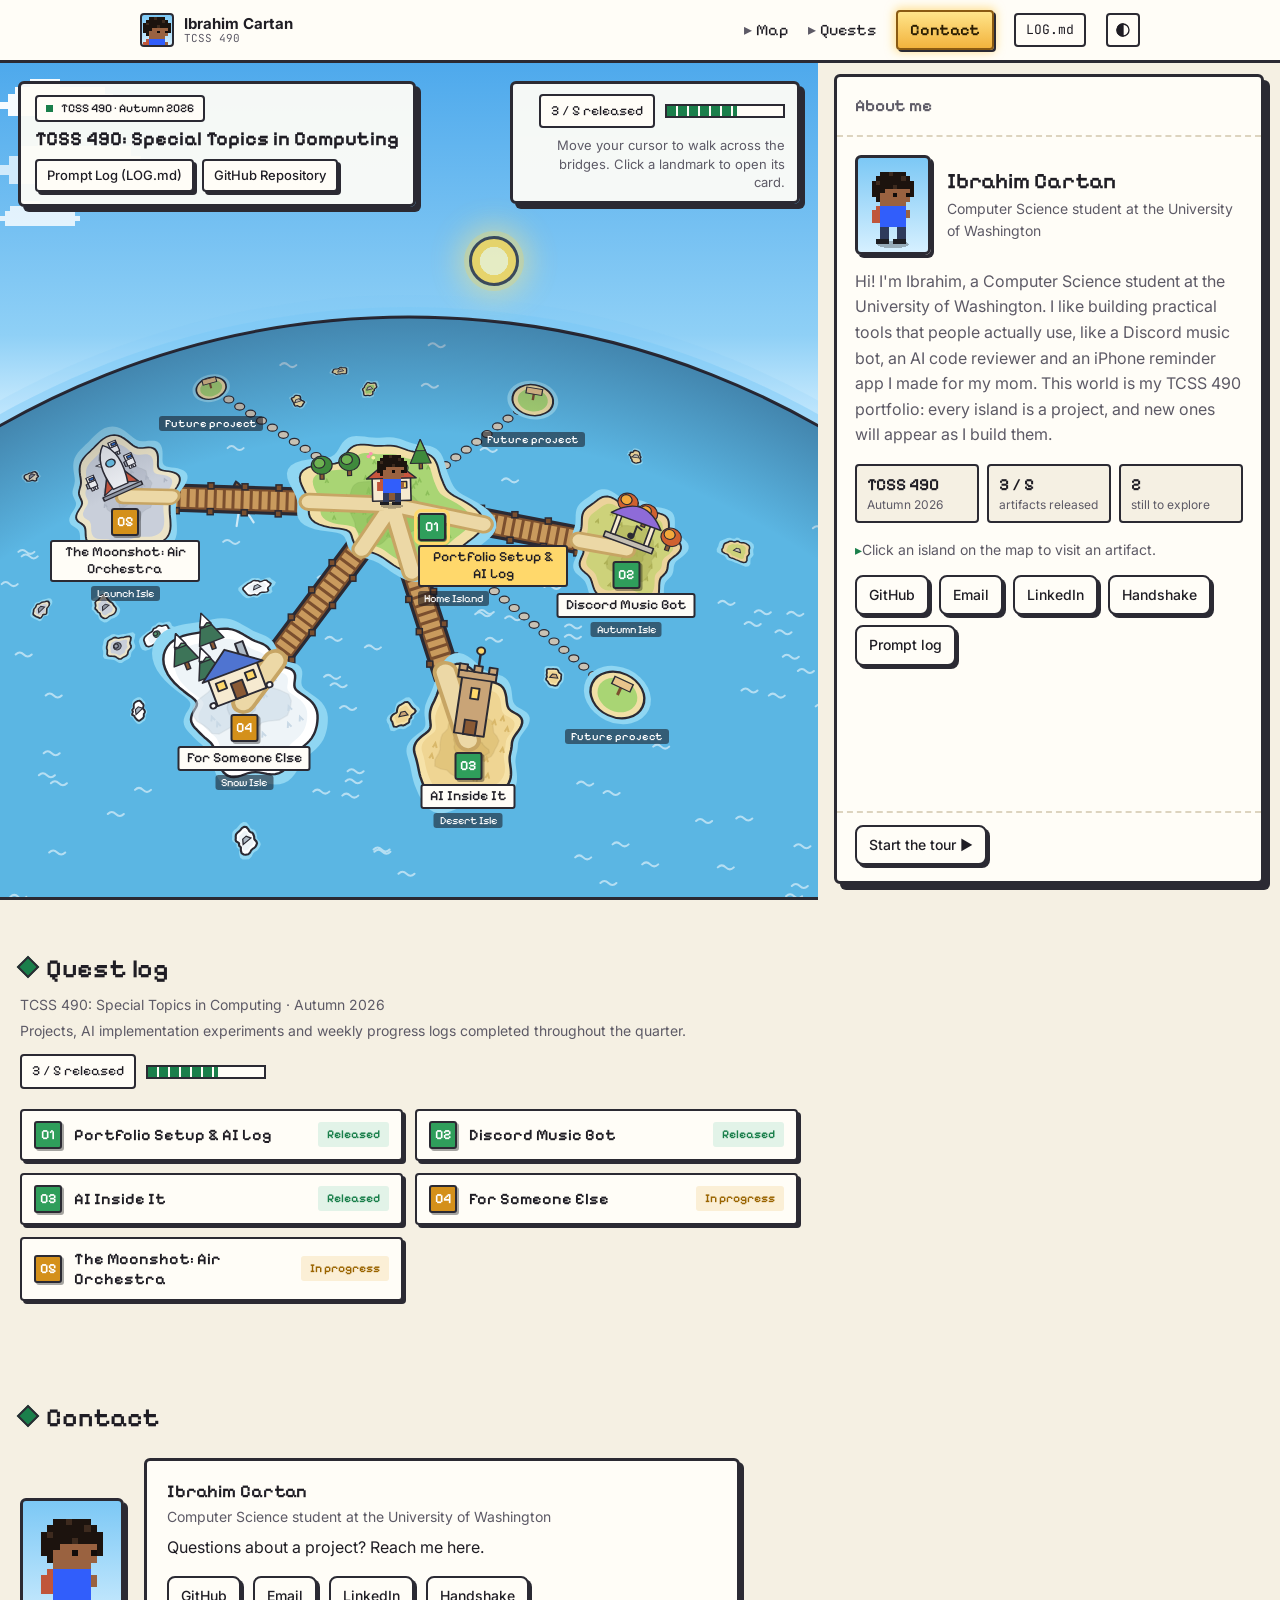
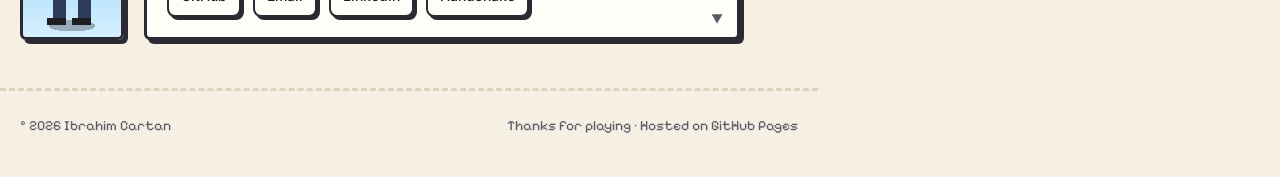
<file: index.html>
<!doctype html>
<html lang="en">
<head>
  <meta charset="utf-8">
  <meta name="viewport" content="width=device-width, initial-scale=1">
  <title>Ibrahim Cartan · Portfolio</title>
  <meta name="description" content="Course portfolio and projects by Ibrahim Cartan, University of Washington.">
  <link rel="icon" href="data:image/svg+xml,<svg xmlns='http://www.w3.org/2000/svg' viewBox='0 0 32 32'><rect width='32' height='32' rx='8' fill='%23315efb'/><text x='16' y='22' font-family='Arial' font-size='16' font-weight='700' fill='white' text-anchor='middle'>IC</text></svg>">
  <link rel="preconnect" href="https://fonts.googleapis.com">
  <link rel="preconnect" href="https://fonts.gstatic.com" crossorigin>
  <link href="https://fonts.googleapis.com/css2?family=Inter:wght@400;500;600;700&family=Pixelify+Sans:wght@400;500;600;700&family=JetBrains+Mono:wght@500&display=swap" rel="stylesheet">
  <link rel="stylesheet" href="styles.css?v=10">
</head>
<body>
  <header class="nav">
    <div class="wrap nav-inner">
      <a href="#top" class="logo"><span class="logo-mark" aria-hidden="true"></span><span class="logo-text"><b id="nav-name"></b><small id="nav-course" class="mono"></small></span></a>
      <nav>
        <a href="#top">Map</a>
        <a href="#quests">Quests</a>
        <a href="#contact" class="contact-cta">Contact</a>
        <a class="pill-link" id="nav-log" target="_blank" rel="noopener">LOG.md</a>
        <button id="theme" class="theme-btn" aria-label="Toggle dark mode"><svg width="16" height="16" viewBox="0 0 24 24" fill="none" stroke="currentColor" stroke-width="2"><circle cx="12" cy="12" r="9"/><path d="M12 3a9 9 0 0 0 0 18z" fill="currentColor"/></svg></button>
      </nav>
    </div>
  </header>

  <main>
    <section class="world" id="top" aria-label="Quest map">
      <div class="map">
        <div class="world-inner">
          <svg class="map-svg" aria-hidden="true" focusable="false"></svg>
          <div class="map-locs"></div>
          <div class="hero-char" aria-hidden="true"></div>
        </div>
        <div class="sky-fx" aria-hidden="true"></div>
        <div class="banner">
          <p class="badge"><span class="dot"></span><span id="hero-badge"></span></p>
          <h1 id="hero-title"></h1>
          <div class="cta">
            <a class="btn" id="hero-log" target="_blank" rel="noopener">Prompt Log (LOG.md)</a>
            <a class="btn" id="hero-repo" target="_blank" rel="noopener">GitHub Repository</a>
          </div>
        </div>
        <div class="hud" id="hud"></div>
      </div>
    </section>

    <div class="wrap">
      <section id="about" class="about-section" aria-label="About me"></section>
      <div id="courses"></div>
      <div id="other"></div>

      <section id="contact" class="contact">
        <h2>Contact</h2>
        <div class="npc">
          <div class="npc-portrait" id="npc-portrait" aria-hidden="true"></div>
          <div class="npc-box">
            <p class="npc-name" id="npc-name"></p>
            <p class="npc-tag" id="npc-tag"></p>
            <p>Questions about a project? Reach me here.</p>
            <div class="links" id="links"></div>
          </div>
        </div>
      </section>
    </div>

    <footer class="wrap footer">
      <span>© <span id="year"></span> Ibrahim Cartan</span>
      <span>Thanks for playing · Hosted on GitHub Pages</span>
    </footer>
  </main>

  <!-- Load with a changing query string so browsers never reuse a stale copy after an update -->
  <script>
    var v = Date.now();
    document.write('<script src="projects.js?v=' + v + '"><\/script><script src="main.js?v=' + v + '"><\/script>');
  </script>
</body>
</html>
</file>
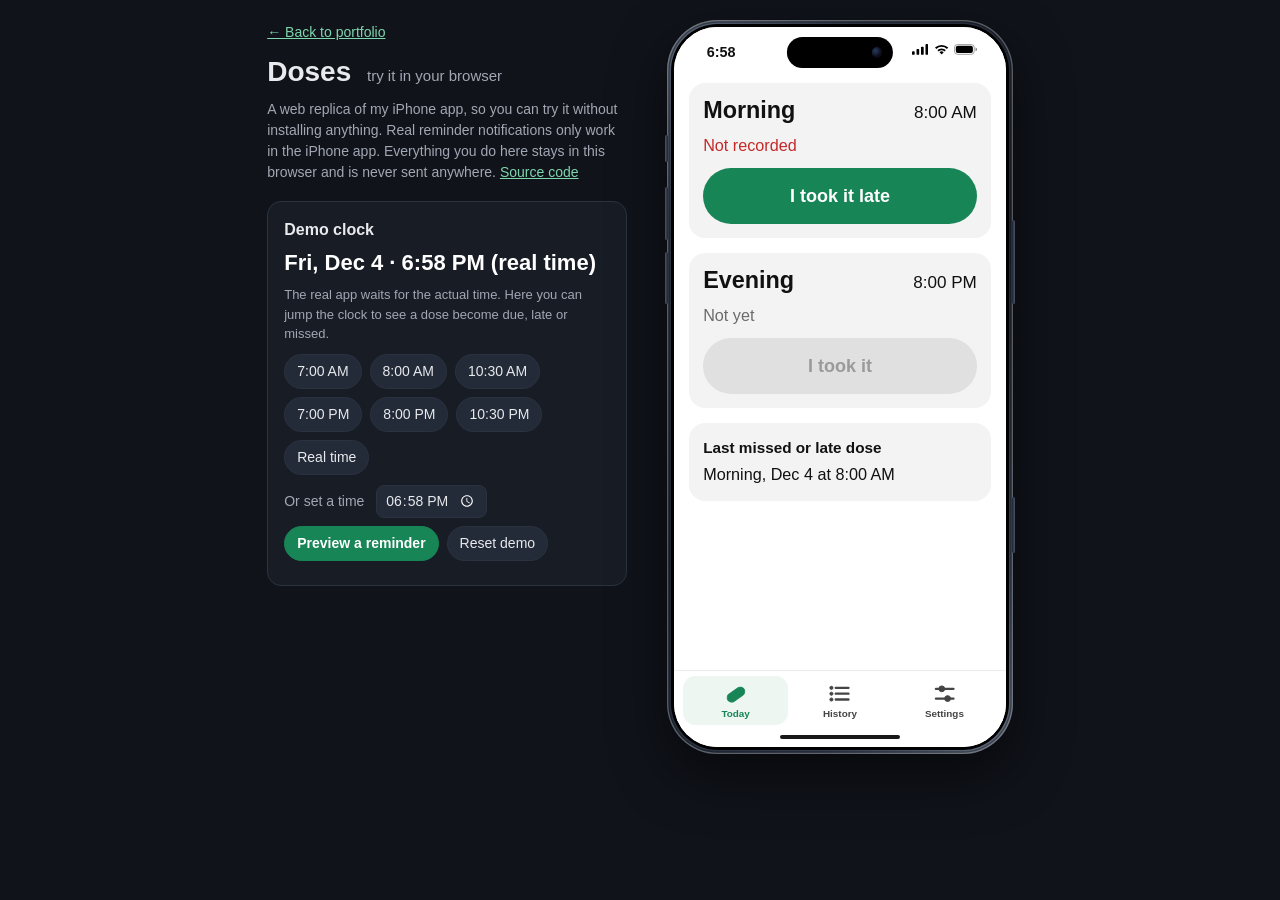
<file: doses-demo/index.html>
<!doctype html>
<html lang="en">
<head>
  <meta charset="utf-8">
  <meta name="viewport" content="width=device-width, initial-scale=1">
  <title>Doses · Try the app</title>
  <meta name="description" content="A web replica of Doses, my customizable reminder app for iPhone. Try it in your browser; nothing leaves your device.">
  <link rel="icon" href="data:image/svg+xml,<svg xmlns='http://www.w3.org/2000/svg' viewBox='0 0 32 32'><rect width='32' height='32' rx='8' fill='%23178556'/><rect x='6' y='12' width='20' height='9' rx='4.5' transform='rotate(-35 16 16)' fill='white'/></svg>">
  <link rel="stylesheet" href="styles.css?v=10">
</head>
<body>
  <main class="stage">
    <header class="demo-head">
      <a class="back" href="../">&larr; Back to portfolio</a>
      <h1>Doses <span>try it in your browser</span></h1>
      <p>A web replica of my iPhone app, so you can try it without installing anything. Real reminder notifications only work in the iPhone app. Everything you do here stays in this browser and is never sent anywhere.
        <a href="https://github.com/IbrahimCart/dose-reminder" target="_blank" rel="noopener">Source code</a></p>
    </header>

    <section class="controls" aria-labelledby="controls-title">
      <h2 id="controls-title">Demo clock</h2>
      <p class="clock"><span id="clock">&nbsp;</span></p>
      <p class="hint">The real app waits for the actual time. Here you can jump the clock to see a dose become due, late or missed.</p>
      <div class="chips" role="group" aria-label="Jump the demo clock">
        <button type="button" data-action="jump" data-h="7" data-m="0">7:00 AM</button>
        <button type="button" data-action="jump" data-h="8" data-m="0">8:00 AM</button>
        <button type="button" data-action="jump" data-h="10" data-m="30">10:30 AM</button>
        <button type="button" data-action="jump" data-h="19" data-m="0">7:00 PM</button>
        <button type="button" data-action="jump" data-h="20" data-m="0">8:00 PM</button>
        <button type="button" data-action="jump" data-h="22" data-m="30">10:30 PM</button>
        <button type="button" data-action="realtime">Real time</button>
      </div>
      <label class="time-set">Or set a time <input type="time" id="clock-input" aria-label="Set the demo time"></label>
      <div class="chips">
        <button type="button" data-action="preview" class="accent">Preview a reminder</button>
        <button type="button" data-action="reset">Reset demo</button>
      </div>
    </section>

    <div class="phone-wrap" id="phone-wrap">
    <div class="phone" id="phone" role="group" aria-label="iPhone 17 Pro Max showing the Doses app">
      <i class="hw action"></i><i class="hw vol-up"></i><i class="hw vol-down"></i><i class="hw power"></i><i class="hw camera"></i>
      <div class="bezel"><div class="display">
      <div class="island" aria-hidden="true"></div>
      <div class="statusbar" aria-hidden="true">
        <span id="status-time">9:41</span>
        <span class="sys">
          <svg viewBox="0 0 18 12"><rect x="0" y="8" width="3" height="4" rx="1"/><rect x="5" y="5.5" width="3" height="6.5" rx="1"/><rect x="10" y="3" width="3" height="9" rx="1"/><rect x="15" y="0" width="3" height="12" rx="1"/></svg>
          <svg viewBox="0 0 17 12"><path d="M8.5 11.6 6.2 9.1a3.4 3.4 0 0 1 4.6 0zM3.8 6.8a6.8 6.8 0 0 1 9.4 0l-1.5 1.6a4.6 4.6 0 0 0-6.4 0zM1.1 4a10.6 10.6 0 0 1 14.8 0l-1.5 1.6a8.4 8.4 0 0 0-11.8 0z"/></svg>
          <svg viewBox="0 0 27 12"><rect x=".5" y=".5" width="22" height="11" rx="3.5" fill="none" stroke="#000" opacity=".4"/><rect x="2" y="2" width="19" height="8" rx="2.2"/><path d="M24 4v4c.9-.3 1.6-1.1 1.6-2S24.9 4.3 24 4z" opacity=".5"/></svg>
        </span>
      </div>
      <div class="banner" id="banner" role="status" aria-live="polite" hidden></div>
      <div class="screen" id="screen" tabindex="-1"></div>
      <nav class="tabs" aria-label="Main">
        <button type="button" data-view="today"><svg viewBox="0 0 24 24" aria-hidden="true"><rect x="2" y="8.5" width="20" height="9" rx="4.5" transform="rotate(-35 12 12.5)"/></svg><span>Today</span></button>
        <button type="button" data-view="history"><svg viewBox="0 0 24 24" aria-hidden="true"><path d="M8 6h13M8 12h13M8 18h13" stroke-width="2.4" stroke-linecap="round"/><circle cx="3.5" cy="6" r="1.6"/><circle cx="3.5" cy="12" r="1.6"/><circle cx="3.5" cy="18" r="1.6"/></svg><span>History</span></button>
        <button type="button" data-view="settings"><svg viewBox="0 0 24 24" aria-hidden="true"><path d="M3 7h18M3 17h18" stroke-width="2.4" stroke-linecap="round"/><circle cx="9" cy="7" r="3"/><circle cx="15" cy="17" r="3"/></svg><span>Settings</span></button>
      </nav>
      <div class="home-indicator" aria-hidden="true"></div>
      </div></div>
    </div>
    </div>
  </main>

  <dialog id="editor" aria-labelledby="editor-title">
    <form id="editor-form" method="dialog">
      <h2 id="editor-title">Reminder</h2>
      <label>Name <input id="editor-name" type="text" maxlength="30" placeholder="For example: Morning" autocomplete="off"></label>
      <label>Time <input id="editor-time" type="time" required></label>
      <div class="dialog-actions">
        <button type="button" class="danger" id="editor-delete">Delete this reminder</button>
        <button type="button" id="editor-cancel">Cancel</button>
        <button type="submit" class="primary">Save</button>
      </div>
    </form>
  </dialog>

  <dialog id="note-dialog" aria-labelledby="note-title">
    <form id="note-form" method="dialog">
      <h2 id="note-title">Add a note</h2>
      <label>What happened (optional) <textarea id="note-text" rows="3" maxlength="200" placeholder="For example: felt dizzy after"></textarea></label>
      <p class="hint">Saved with the current demo time.</p>
      <div class="dialog-actions">
        <button type="button" id="note-cancel">Cancel</button>
        <button type="submit" class="primary">Save</button>
      </div>
    </form>
  </dialog>

  <dialog id="report-dialog" aria-labelledby="report-title">
    <h2 id="report-title">My record</h2>
    <pre id="report-text"></pre>
    <div class="dialog-actions">
      <button type="button" id="report-copy">Copy</button>
      <button type="button" class="primary" id="report-close">Close</button>
    </div>
  </dialog>

  <canvas id="confetti" aria-hidden="true" hidden></canvas>
  <noscript><p class="noscript">This demo needs JavaScript.</p></noscript>
  <script src="logic.js?v=1"></script>
  <script src="app.js?v=14"></script>
</body>
</html>
</file>
<file: styles.css>
/* Game theme: daytime map in light mode, night map in dark mode */
:root {
  --bg: #f5f0e3;
  --surface: #fffdf7; --paper: #fffdf7;
  --text: #1f1d24;
  --muted: #5d5a66;
  --border: #ddd4bf;
  --frame: #2b2a33;
  --hard: 4px 4px 0 #2b2a33;
  --accent: #315efb;
  --accent-soft: #e6ecff;
  --on-accent: #ffffff;
  --done: #1a7f4b;   --done-bg: #e2f3e8;
  --prog: #9a6400;   --prog-bg: #fbefd6;
  --plan: #5d5a66;   --plan-bg: #ece8de;
  --shadow: none;
  /* map */
  --grass: #a9d574; --grass-dark: #8cbf5a; --trail: #ecd8a6; --trail-edge: #c7a564;
  --water: #6cc3e8; --water-edge: #3f97c4; --tree: #6fb352; --tree-dark: #3f8a3c; --trunk: #8a5a35;
  --rock: #c4beb2; --wall: #f6ead0; --roof: #c8553d; --roof-2: #4f74d1; --dome: #8e6bd8; --rocket: #eef0f4;
  --mountain: #93ab9c; --snow: #fbfbf7; --ink: #2b2a33; --fog: rgba(255, 255, 255, .82); --glow: 0; --night: 0;
  --sky-top: #7cc8f5; --sky-bottom: #d6f0ff; --hill: #8cc66a; --cloud: #ffffff; --stars: 0;
  --sk1: #4ea9ec; --sk2: #8fd0f6; --sk3: #d3efff; --csky1: #3d9be6; --csky2: #8cd0f7; --csky3: #e4f6ff; --csea1: #58b4e2; --csea2: #3f8fc0;
  --dip-line: rgba(43, 42, 51, .55); --dstar-fx: drop-shadow(0 0 1.5px #2b2a33) drop-shadow(0 0 8px rgba(255, 196, 40, .9)); --sky-note: #ffffff; --spark: #ffb81c; --spark-core: #fff3b0;
  --space-bg: linear-gradient(#d2561f, #ff8f45 55%, #ffc474); --space-stars: .22; --eclipse-fx: brightness(.26) saturate(.5) drop-shadow(0 0 4px #ffe9a8); --corona: 1;
}
@media (prefers-color-scheme: dark) {
  :root:not([data-theme="light"]) {
    --bg: #10131a; --surface: #181c25; --paper: #181c25; --text: #e8eaed; --muted: #a1a7b3;
    --border: #2b3240; --frame: #4a5468; --hard: 4px 4px 0 #000;
    --accent: #7a9bff; --on-accent: #0f1115; --accent-soft: #1b2440;
    --done: #5fd39a; --done-bg: #12291e; --prog: #f0b75a; --prog-bg: #2d2412;
    --plan: #a1a7b3; --plan-bg: #20242b;
    --ink: #07090d; --fog: rgba(16, 20, 30, .7); --glow: 1; --night: .52;
    --sky-top: #070b1d; --sky-bottom: #1d2a52; --hill: #1e3a2b; --cloud: #2a3658; --stars: 1;
  --sk1: #050818; --sk2: #121c52; --sk3: #26407e; --csky1: #050818; --csky2: #0d1336; --csky3: #1a2556; --csea1: #173a62; --csea2: #0d2440;
  --dip-line: rgba(255, 244, 194, .55); --dstar-fx: drop-shadow(0 0 10px rgba(255, 220, 120, .95)); --sky-note: #c9d2f5; --spark: #fff4c2; --spark-core: #fff;
  --space-bg: radial-gradient(ellipse at 70% 20%, #1b2352 0%, transparent 55%), radial-gradient(ellipse at 15% 75%, #1a1740 0%, transparent 50%), #0a0e22; --space-stars: 1; --eclipse-fx: none; --corona: 0;
    --sk1: #050818; --sk2: #121c52; --sk3: #26407e; --csky1: #050818; --csky2: #0d1336; --csky3: #1a2556; --csea1: #173a62; --csea2: #0d2440;
    --dip-line: rgba(255, 244, 194, .55); --dstar-fx: drop-shadow(0 0 10px rgba(255, 220, 120, .95)); --sky-note: #c9d2f5; --spark: #fff4c2; --spark-core: #fff;
  --space-bg: radial-gradient(ellipse at 70% 20%, #1b2352 0%, transparent 55%), radial-gradient(ellipse at 15% 75%, #1a1740 0%, transparent 50%), #0a0e22; --space-stars: 1; --eclipse-fx: none; --corona: 0;
  }
}
:root[data-theme="dark"] {
  --bg: #10131a; --surface: #181c25; --paper: #181c25; --text: #e8eaed; --muted: #a1a7b3;
  --border: #2b3240; --frame: #4a5468; --hard: 4px 4px 0 #000;
  --accent: #7a9bff; --on-accent: #0f1115; --accent-soft: #1b2440;
  --done: #5fd39a; --done-bg: #12291e; --prog: #f0b75a; --prog-bg: #2d2412;
  --plan: #a1a7b3; --plan-bg: #20242b;
  --ink: #07090d; --fog: rgba(16, 20, 30, .7); --glow: 1; --night: .52;
  --sky-top: #070b1d; --sky-bottom: #1d2a52; --hill: #1e3a2b; --cloud: #2a3658; --stars: 1;
}

* { box-sizing: border-box; }
html { scroll-behavior: smooth; }
body {
  margin: 0; background: var(--bg); color: var(--text);
  font: 16px/1.6 Inter, system-ui, -apple-system, "Segoe UI", sans-serif;
  -webkit-font-smoothing: antialiased;
}
a { color: var(--accent); text-decoration: none; }
a:hover { text-decoration: underline; }
.wrap { max-width: 1040px; margin: 0 auto; padding: 0 20px; }

/* Nav */
.nav {
  position: sticky; top: 0; z-index: 30;   /* above the Contact sky (25) so its pan never covers the bar */
  background: color-mix(in srgb, var(--bg) 85%, transparent);
  backdrop-filter: blur(10px); border-bottom: 1px solid var(--border);
}
.nav-inner { display: flex; align-items: center; justify-content: space-between; height: 60px; }
.logo { display: flex; align-items: center; gap: 10px; color: var(--text); }
.logo:hover { text-decoration: none; }
.logo-mark { width: 34px; height: 34px; border-radius: 9px; background: var(--accent); color: var(--on-accent); display: grid; place-items: center; font-weight: 700; font-size: 13px; }
.logo-text { display: flex; flex-direction: column; line-height: 1.15; }
.logo-text b { font-size: 15px; }
.logo-text small { font-size: 11px; color: var(--muted); }
.nav nav { display: flex; align-items: center; gap: 20px; }
.nav nav a { color: var(--muted); font-size: 15px; }
.nav nav a:hover { color: var(--text); text-decoration: none; }
.theme-btn {
  background: none; border: 1px solid var(--border); color: var(--text);
  width: 34px; height: 34px; border-radius: 8px; cursor: pointer; display: grid; place-items: center;
}

.mono { font-family: "JetBrains Mono", ui-monospace, SFMono-Regular, Menlo, monospace; }
[hidden] { display: none !important; }
.nav nav a.pill-link { font-size: 13px; padding: 5px 10px; border: 1px solid var(--border); border-radius: 8px; color: var(--text); font-family: "JetBrains Mono", ui-monospace, monospace; }

/* Hero */
.hero { padding: 96px 0 72px; }
.badge { display: inline-flex; align-items: center; gap: 8px; font-size: 13px; font-weight: 500; color: var(--accent); background: var(--accent-soft); padding: 4px 12px; border-radius: 999px; margin: 0 0 18px; }
.dot { width: 7px; height: 7px; border-radius: 50%; background: var(--accent); animation: pulse 2s ease-in-out infinite; }
@keyframes pulse { 50% { opacity: .35; } }
@media (prefers-reduced-motion: reduce) { .dot { animation: none; } }
.byline { color: var(--muted); font-size: 14px; margin: -16px 0 28px; }
h1 { font-size: clamp(36px, 6vw, 56px); line-height: 1.1; letter-spacing: -.02em; margin: 0 0 20px; }
.lede { color: var(--muted); font-size: 18px; max-width: 620px; margin: 0 0 32px; }
.cta { display: flex; gap: 12px; flex-wrap: wrap; }
.btn {
  display: inline-block; padding: 10px 18px; border-radius: 10px; font-weight: 500;
  border: 1px solid var(--border); color: var(--text); background: var(--surface);
}
.btn:hover { text-decoration: none; border-color: var(--muted); }
.btn.primary { background: var(--accent); border-color: var(--accent); color: var(--on-accent); }
.btn.primary:hover { filter: brightness(1.08); }

/* Sections */
section { padding: 48px 0; }
h2 { font-size: 26px; letter-spacing: -.01em; margin: 0 0 20px; }
.section-head { display: flex; justify-content: space-between; align-items: center; flex-wrap: wrap; gap: 12px; margin-bottom: 20px; }
.section-head h2 { margin: 0; }
.sub { margin: 4px 0 0; color: var(--muted); font-size: 14px; }
.counter { font-size: 12px; padding: 4px 10px; border-radius: 6px; border: 1px solid var(--border); background: var(--surface); color: var(--muted); }
.filters { display: flex; gap: 6px; flex-wrap: wrap; }
.filters button {
  font: inherit; font-size: 14px; padding: 6px 12px; border-radius: 999px; cursor: pointer;
  border: 1px solid var(--border); background: var(--surface); color: var(--muted);
}
.filters button.active { background: var(--accent-soft); color: var(--accent); border-color: transparent; font-weight: 500; }

/* Cards */
.grid { display: grid; grid-template-columns: repeat(auto-fill, minmax(300px, 1fr)); gap: 18px; }
.card {
  background: var(--surface); border: 1px solid var(--border); border-radius: 14px;
  padding: 22px; display: flex; flex-direction: column; gap: 12px; box-shadow: var(--shadow);
  transition: transform .15s ease, border-color .15s ease;
}
.card:hover { transform: translateY(-2px); border-color: var(--muted); }
.card-top { display: flex; justify-content: space-between; align-items: center; gap: 8px; }
.label { font-size: 12px; color: var(--accent); background: var(--accent-soft); padding: 3px 8px; border-radius: 6px; }
.status { font-size: 12px; font-weight: 600; padding: 3px 9px; border-radius: 999px; white-space: nowrap; }
.status.released { color: var(--done); background: var(--done-bg); }
.status.in-progress { color: var(--prog); background: var(--prog-bg); }
.status.upcoming { color: var(--plan); background: var(--plan-bg); }
.card h3 { margin: 0; font-size: 19px; }
.card p { margin: 0; color: var(--muted); font-size: 15px; flex: 1; }
.tags { display: flex; flex-wrap: wrap; gap: 6px; }
.tag { font-size: 12px; padding: 3px 8px; border-radius: 6px; background: var(--bg); border: 1px solid var(--border); color: var(--muted); }
.card-links { display: flex; gap: 8px; flex-wrap: wrap; }
.btn.small { padding: 7px 12px; font-size: 14px; border-radius: 8px; }
.card-foot { border-top: 1px solid var(--border); padding-top: 10px; font-size: 12px; color: var(--muted); }
.card.pending { background: transparent; box-shadow: none; border-style: dashed; }
.card.pending h3, .card.pending p { color: var(--muted); }
.card.pending:hover { transform: none; }
.empty { color: var(--muted); }

.about p, .contact p { color: var(--muted); max-width: 680px; }
.links { display: flex; gap: 12px; flex-wrap: wrap; margin-top: 16px; }

.footer {
  display: flex; justify-content: space-between; flex-wrap: wrap; gap: 8px;
  border-top: 1px solid var(--border); padding-top: 24px; padding-bottom: 40px;
  color: var(--muted); font-size: 14px;
}

@media (max-width: 600px) {
  .hero { padding: 64px 0 48px; }
  .nav nav { gap: 14px; }
  .nav nav a { font-size: 14px; }
  .nav nav a[href^="#"] { display: none; }
  .logo-text small { display: none; }
  .grid { grid-template-columns: 1fr; }
}

/* Card slideshow */
.slideshow { position: relative; border-radius: 10px; overflow: hidden; border: 1px solid var(--border); background: #2b2d31; }
.slideshow:focus-visible { outline: 2px solid var(--accent); outline-offset: 2px; }
.ss-slide { margin: 0; }
.ss-slide[hidden] { display: none; }
.ss-slide img { display: block; width: 100%; height: auto; aspect-ratio: 16 / 9; object-fit: cover; }
.ss-slide figcaption { padding: 8px 12px 28px; font-size: 12px; color: #b5bac1; background: #1e1f22; }
.ss-btn { position: absolute; top: 40%; transform: translateY(-50%); width: 32px; height: 32px; border-radius: 50%; border: 0; cursor: pointer;
  background: rgba(0,0,0,.55); color: #fff; font-size: 22px; line-height: 1; display: grid; place-items: center; }
.ss-btn:hover { background: rgba(0,0,0,.8); }
.ss-btn.prev { left: 8px; } .ss-btn.next { right: 8px; }
.ss-dots { position: absolute; left: 0; right: 0; bottom: 8px; display: flex; justify-content: center; gap: 6px; }
.ss-dot { width: 8px; height: 8px; padding: 0; border-radius: 50%; border: 0; background: #5c6068; cursor: pointer; }
.ss-dot[aria-current="true"] { background: #fff; }
.ss-slide img { cursor: zoom-in; }
.lightbox { border: 0; padding: 0; background: transparent; max-width: min(960px, 94vw); width: 100%; overflow: visible; color: #fff; }
.lightbox::backdrop { background: rgba(0,0,0,.75); }
.lightbox img { display: block; width: 100%; height: auto; border-radius: 10px; }
.lightbox p { margin: 10px 4px 0; font-size: 14px; text-align: center; color: #e8eaed; }
.lightbox .lb-count { margin-top: 4px; font-size: 12px; color: #b5bac1; }
.lb-nav { position: absolute; top: 45%; transform: translateY(-50%); width: 40px; height: 40px; border-radius: 50%; border: 0; cursor: pointer;
  background: rgba(0,0,0,.6); color: #fff; font-size: 28px; line-height: 1; display: grid; place-items: center; }
.lb-nav:hover { background: rgba(0,0,0,.85); }
.lb-nav[hidden] { display: none; }
.lb-prev { left: 8px; } .lb-next { right: 8px; }
.lb-close { position: absolute; top: -14px; right: -6px; width: 34px; height: 34px; border-radius: 50%; border: 0; background: #fff; color: #000; font-size: 22px; line-height: 1; cursor: pointer; }
.ss-btn:disabled, .lb-nav:disabled { opacity: .3; cursor: default; }
.ss-btn:disabled:hover { background: rgba(0,0,0,.55); }
.lb-nav:disabled:hover { background: rgba(0,0,0,.6); }

/* ---------- Game theme ---------- */
.pixel, h1, h2, .logo-mark, .label, .status, .counter, .loc-name, .pin, .side-where, .npc-name, .log-title, .quest .q-title, .footer { font-family: "Pixelify Sans", Inter, system-ui, sans-serif; }
h1 { font-weight: 700; letter-spacing: 0; }
h2 { font-weight: 600; letter-spacing: 0; }
.logo-mark { border-radius: 4px; border: 2px solid var(--frame); font-size: 15px; }
.theme-btn, .nav nav a.pill-link { border: 2px solid var(--frame); border-radius: 4px; }
.badge { border-radius: 4px; border: 2px solid var(--frame); background: var(--surface); color: var(--text); font-family: "Pixelify Sans", Inter, sans-serif; font-size: 14px; }
.dot { border-radius: 0; background: var(--done); }
.hero { padding: 64px 0 40px; }
.btn { border: 2px solid var(--frame); border-radius: 4px; box-shadow: var(--hard); transition: transform .08s ease, box-shadow .08s ease; }
.btn:hover { border-color: var(--frame); transform: translate(-1px, -1px); box-shadow: 5px 5px 0 var(--frame); }
.btn:active { transform: translate(3px, 3px); box-shadow: 1px 1px 0 var(--frame); }
.btn.primary { border-color: var(--frame); }
.btn.small { box-shadow: 3px 3px 0 var(--frame); }
.btn:disabled { opacity: .45; cursor: default; transform: none; box-shadow: 3px 3px 0 var(--frame); }
.btn:focus-visible, .loc:focus-visible .loc-name { outline: 3px solid var(--accent); outline-offset: 2px; }
button.btn { font: inherit; font-weight: 500; cursor: pointer; }
.card { border: 2px solid var(--frame); border-radius: 6px; box-shadow: var(--hard); }
.card:hover { border-color: var(--frame); }
.label, .status, .tag { border-radius: 3px; }
.counter { border: 2px solid var(--frame); border-radius: 4px; font-size: 14px; color: var(--text); }

.xp { display: flex; align-items: center; gap: 10px; }
.xp-bar { width: 120px; height: 14px; border: 2px solid var(--frame); background: var(--surface); }
.xp-bar i { display: block; height: 100%; background: repeating-linear-gradient(90deg, var(--done) 0 9px, transparent 9px 11px); }

/* Map */
.world { padding: 0; }
.map {
  position: relative; width: 100%; height: max(620px, calc(100vh - 63px)); overflow: hidden;
  border-bottom: 3px solid var(--frame);
  background: var(--sea); user-select: none; -webkit-user-select: none; touch-action: manipulation;
}
.map-svg .stars { opacity: var(--stars); fill: #fff; }
.map-svg .stars rect { animation: twinkle 3s steps(2) infinite; }
@keyframes twinkle { 50% { opacity: .25; } }
.sky-fx { position: absolute; z-index: 3; left: 0; right: 0; top: 0; height: 100px; overflow: hidden; pointer-events: none; }

/* Title banner and HUD float over the map */
.banner, .hud {
  position: absolute; z-index: 4; background: color-mix(in srgb, var(--surface) 94%, transparent);
  border: 3px solid var(--frame); border-radius: 6px; box-shadow: 5px 5px 0 var(--frame);
}
.banner { top: 18px; left: 18px; width: min(460px, calc(100% - 36px)); padding: 16px 18px 18px; }
.banner .badge { margin: 0; }
.banner h1 { font-size: clamp(22px, 2.3vw, 30px); line-height: 1.15; margin: 10px 0 8px; }
.banner .lede { font-size: 15px; margin: 0 0 6px; color: var(--text); opacity: .85; }
.banner .byline { margin: 0 0 14px; font-size: 13px; }
.banner .cta { gap: 10px; }
.banner .btn { padding: 6px 12px; font-size: 14px; box-shadow: 3px 3px 0 var(--frame); }
.hud { top: 18px; right: 18px; max-width: 290px; padding: 10px 12px; display: flex; flex-direction: column; align-items: flex-end; gap: 8px; }
.hud .map-hint { margin: 0; font-size: 13px; line-height: 1.4; color: var(--muted); text-align: right; }
.map.narrow .banner { left: 12px; right: 12px; top: 12px; width: auto; }
.map.narrow .hud { left: 12px; right: 12px; max-width: none; align-items: flex-start; }
.map.narrow .hud .map-hint { text-align: left; }
.world-inner { position: absolute; left: 0; top: 0; height: 100%; transform-origin: 0 0; transition: transform .28s cubic-bezier(.2, .8, .2, 1); }
.map-svg { position: absolute; left: 0; top: 0; display: block; }
.map-svg .g { fill: var(--ground); }
.map-svg .tuft { fill: none; stroke: var(--ground-dark); stroke-width: 2; }
.map-svg .trail-edge { fill: none; stroke: var(--trail-edge); stroke-width: 26; stroke-linecap: round; stroke-linejoin: round; }
.map-svg .trail { fill: none; stroke: var(--trail); stroke-width: 18; stroke-linecap: round; stroke-linejoin: round; }
.map-svg .trail.unexplored { stroke-dasharray: 2 14; stroke-width: 10; }
.map-svg .mt { fill: var(--mt); stroke: var(--ink); stroke-width: 2; stroke-linejoin: round; }
.map-svg .sn, .map-svg .cp { fill: var(--cap); }
.map-svg .rim { fill: var(--rim); }
.map-svg .dn { fill: var(--ground-dark); }
.map-svg .ms { fill: #d64545; }
.map-svg .night { fill: #0a1433; opacity: var(--night); pointer-events: none; }
.map-svg .ridge .td { stroke: none; }
.map-svg .wt { fill: var(--water); }
.map-svg .we { fill: var(--water-edge); }
.map-svg .ripple { fill: none; stroke: rgba(255, 255, 255, .55); stroke-width: 2; stroke-linecap: round; }
.map-svg .tr { fill: var(--tree); }
.map-svg .td { fill: var(--tree-dark); }
.map-svg .tk, .map-svg .dr { fill: var(--trunk); }
.map-svg .rk { fill: var(--rock); }
.map-svg .wl { fill: var(--wall); }
.map-svg .rf, .map-svg .fn { fill: var(--roof); }
.map-svg .rf2 { fill: var(--roof-2); }
.map-svg .ac { fill: var(--dome); }
.map-svg .rkt { fill: var(--rocket); }
.map-svg .wn { fill: #ffd86b; }
.map-svg .f1 { fill: var(--f1); }
.map-svg .f2 { fill: var(--f2); }
.map-svg .dc .dt { fill: none; stroke: var(--tree-dark); stroke-width: 3; stroke-linecap: round; }
.map-svg .dc .lv { fill: none; stroke: #ff7a2f; stroke-width: 3; stroke-linejoin: round; }
.map-svg .nt { fill: none; stroke: var(--ink); stroke-width: 2.5; }
.map-svg .nh { fill: var(--ink); }
.map-svg .dc * { stroke: var(--ink); stroke-width: 1.5; stroke-linejoin: round; }
.map-svg .dc .nostroke * { stroke: none; }
.map-svg .lm * { stroke: var(--ink); stroke-width: 2; stroke-linejoin: round; }
.map-svg .lm .nt { stroke-width: 2.5; }
.map-svg .lm.locked { opacity: .6; }
.map-svg .fog { fill: var(--fog); }
.map-svg .glow { opacity: var(--glow); }

.map-locs { position: absolute; inset: 0; }
.loc {
  position: absolute; z-index: 2; transform: translateX(-50%);
  display: flex; flex-direction: column; align-items: center; gap: 4px;
  padding: 0; border: 0; background: none; color: var(--text); font: inherit; cursor: pointer;
}
.pin {
  width: 28px; height: 28px; display: grid; place-items: center; color: #fff; font-size: 14px; font-weight: 600;
  border: 2px solid var(--ink); border-radius: 3px; box-shadow: 2px 2px 0 rgba(0, 0, 0, .35);
}
.released > .pin { background: #2f9e5b; }
.in-progress > .pin { background: #d4901a; }
.upcoming > .pin { background: #7b8190; }
.loc-name {
  max-width: 150px; padding: 2px 7px; font-size: 14px; font-weight: 500; line-height: 1.2; text-align: center;
  background: var(--surface); border: 2px solid var(--ink); border-radius: 3px;
}
.loc.upcoming .loc-name { color: var(--muted); }
.loc.here .pin { outline: 3px solid #ffd86b; outline-offset: 1px; animation: hop .9s steps(2) infinite; }
.loc.here .loc-name { background: #ffd86b; color: #1f1d24; }
@keyframes hop { 50% { transform: translateY(-3px); } }

.hero-char { position: absolute; z-index: 3; pointer-events: none; transform: translate(-50%, -94%); }
.hero-char svg { display: block; width: 100%; height: auto; }
.hero-char.left svg { transform: scaleX(-1); }
.hero-char.walking .leg-a { animation: step .28s steps(1) infinite; }
.hero-char.walking .leg-b { animation: step .28s steps(1) infinite reverse; }
.hero-char.walking .sp-body { animation: bob .28s steps(1) infinite; }
@keyframes step { 0% { transform: translateY(0); } 50% { transform: translateY(-1px); } }
@keyframes bob { 0% { transform: translateY(0); } 50% { transform: translateY(-.5px); } }
@media (prefers-reduced-motion: reduce) {
  .loc.here .pin, .hero-char.walking * { animation: none !important; }
}

@media (max-width: 600px) {
  .loc-name { max-width: 120px; font-size: 13px; }
  .xp-bar { width: 80px; }
}

/* Nav as a game HUD */
.nav { background: var(--surface); backdrop-filter: none; border-bottom: 3px solid var(--frame); }
.nav nav a:not(.pill-link) { font-family: "Pixelify Sans", Inter, sans-serif; font-size: 16px; color: var(--text); }
.nav nav a:not(.pill-link):hover { color: var(--accent); }
.nav nav a:not(.pill-link)::before { content: "\25B8"; margin-right: 4px; color: var(--muted); }

/* Clouds over the sky band */
.cloud { position: absolute; left: 0; fill: var(--cloud); opacity: .95; animation: drift linear infinite; }
.cloud svg { display: block; width: 100%; height: auto; }
.cloud.c1 { top: 6%; width: 120px; animation-duration: 70s; animation-delay: -20s; }
.cloud.c2 { top: 52%; width: 80px; animation-duration: 95s; animation-delay: -60s; opacity: .8; }
.cloud.c3 { top: 28%; width: 150px; animation-duration: 120s; animation-delay: -95s; opacity: .7; }
@keyframes drift { from { transform: translateX(-220px); } to { transform: translateX(calc(100vw + 20px)); } }
@media (prefers-reduced-motion: reduce) { .cloud, .map-svg .stars rect, .npc-box::after { animation: none !important; } }

/* Section headings get a pixel gem */
h2::before { content: ""; display: inline-block; width: 12px; height: 12px; margin-right: 10px; vertical-align: 2px;
  background: var(--done); border: 2px solid var(--frame); transform: rotate(45deg); }

/* Quest log under the map */
.log-title { margin: 32px 0 12px; font-size: 20px; }
.quest-log { list-style: none; margin: 0; padding: 0; display: grid; grid-template-columns: repeat(auto-fill, minmax(300px, 1fr)); gap: 12px; }
.quest {
  width: 100%; display: flex; align-items: center; gap: 12px; padding: 10px 12px; text-align: left; cursor: pointer;
  font: inherit; color: var(--text); background: var(--surface); border: 2px solid var(--frame); border-radius: 4px;
  box-shadow: 3px 3px 0 var(--frame); transition: transform .08s ease, box-shadow .08s ease;
}
.quest:hover { transform: translate(-1px, -1px); box-shadow: 4px 4px 0 var(--frame); }
.quest:active { transform: translate(2px, 2px); box-shadow: 1px 1px 0 var(--frame); }
.quest:focus-visible { outline: 3px solid var(--accent); outline-offset: 2px; }
.quest.open { background: #ffd86b; color: #1f1d24; }
.quest .q-title { flex: 1; font-size: 16px; font-weight: 600; line-height: 1.25; }
.quest.upcoming .q-title { color: var(--muted); }
.quest.open .q-title { color: #1f1d24; }

/* Side pop-up card */
.side {
  position: fixed; z-index: 20; top: 74px; right: 16px; bottom: 16px; width: min(430px, calc(100vw - 32px));
  display: flex; flex-direction: column; background: var(--surface);
  border: 3px solid var(--frame); border-radius: 6px; box-shadow: 6px 6px 0 var(--frame);
  transform: translateX(calc(100% + 40px)); visibility: hidden;
  transition: transform .28s cubic-bezier(.2, .8, .2, 1), visibility 0s linear .28s;
}
.side.open { transform: none; visibility: visible; transition: transform .28s cubic-bezier(.2, .8, .2, 1); }
.side-head { display: flex; align-items: center; justify-content: space-between; gap: 12px; padding: 12px 14px 12px 18px; border-bottom: 2px dashed var(--border); }
.side-where { margin: 0; font-size: 17px; font-weight: 600; }
.side-close {
  width: 34px; height: 34px; display: grid; place-items: center; padding: 0; cursor: pointer; font-size: 22px; line-height: 1;
  color: var(--text); background: var(--surface); border: 2px solid var(--frame); border-radius: 4px; box-shadow: 2px 2px 0 var(--frame);
}
.side-close:focus-visible { outline: 3px solid var(--accent); outline-offset: 2px; }
.side-body { flex: 1; overflow-y: auto; overscroll-behavior: contain; padding: 18px; }
.side-foot { display: flex; justify-content: space-between; gap: 10px; padding: 12px 18px 16px; border-top: 2px dashed var(--border); }
.side .card, .side .card.pending { border: 0; box-shadow: none; padding: 0; background: transparent; }
.side .card:hover { transform: none; }
.side .card h3 { font-size: 22px; }
@media (prefers-reduced-motion: reduce) { .side, .side.open { transition: none !important; } }

/* Contact as an NPC dialog */
.npc { display: flex; align-items: flex-end; gap: 20px; max-width: 720px; }
.npc-portrait { flex: none; width: 104px; padding: 12px 18px 6px; background: linear-gradient(var(--sky-top), var(--sky-bottom));
  border: 3px solid var(--frame); border-radius: 6px; box-shadow: 4px 4px 0 var(--frame); }
.npc-portrait svg { display: block; width: 100%; height: auto; }
.npc-box { position: relative; flex: 1; padding: 16px 20px 20px; background: var(--surface);
  border: 3px solid var(--frame); border-radius: 6px; box-shadow: 4px 4px 0 var(--frame); }
.npc-box::after { content: "\25BC"; position: absolute; right: 14px; bottom: 8px; font-size: 12px; color: var(--muted); animation: blink 1s steps(2) infinite; }
@keyframes blink { 50% { opacity: 0; } }
.npc-name { margin: 0 0 4px; font-size: 18px; font-weight: 600; color: var(--accent); }
.contact .npc-box p { color: var(--text); margin: 0; }
.footer { border-top: 3px dashed var(--border); }

/* Lightbox matches the pixel frames */
.lightbox img { border: 3px solid var(--frame); border-radius: 6px; }

@media (max-width: 600px) {
  .side { top: 68px; left: 8px; right: 8px; bottom: 8px; width: auto; }
  .npc { flex-direction: column; align-items: stretch; }
  .npc-portrait { width: 88px; }
}

/* Biomes: each stop's land has its own colours (dark mode adds a night overlay) */
.map-svg, .bm-meadow { --beach: #f1dfa6; --ground: #a9d574; --ground-dark: #8cbf5a; --tree: #6fb352; --tree-dark: #3f8a3c; --mt: #93ab9c; --cap: #fbfbf7;
  --rim: #3f8a3c; --rock: #c4beb2; --water: #6cc3e8; --water-edge: #3f97c4; --f1: #ff8fb1; --f2: #fff3a6; }
.bm-autumn { --beach: #ecd39b; --ground: #cdd27a; --ground-dark: #aeb156; --tree: #f2a93b; --tree-dark: #d0612f; --mt: #a89a86; --cap: #fbfbf7;
  --rim: #d0612f; --rock: #c4beb2; --water: #6cc3e8; --water-edge: #3f97c4; --f1: #e8742c; --f2: #c9412b; }
.bm-desert { --beach: #f6e2a8; --ground: #efd593; --ground-dark: #d9b86a; --tree: #5aa05a; --tree-dark: #3f7d43; --mt: #d98a4e; --cap: #f0b07a;
  --rim: #d9b86a; --rock: #c9a477; --water: #4fc1d9; --water-edge: #2f93ab; --f1: #ff8fb1; --f2: #fff3a6; }
.bm-snow { --beach: #ffffff; --ground: #eef4f8; --ground-dark: #c9d9e6; --tree: #5f9c74; --tree-dark: #3d7458; --mt: #b9c8d6; --cap: #ffffff;
  --rim: #dfe9f1; --rock: #aeb9c4; --water: #c4ecfa; --water-edge: #86c3dd; --f1: #ffffff; --f2: #ffffff; }
.bm-volcano { --beach: #4a3f3d; --ground: #82716c; --ground-dark: #665753; --tree: #5b4636; --tree-dark: #3e2e24; --mt: #4d4245; --cap: #ff7a2f;
  --rim: #5e504d; --rock: #5a5052; --water: #ff7a2f; --water-edge: #a8361a; --f1: #ff7a2f; --f2: #ffd166; }
.bm-space { --ground: #c9cfda; --ground-dark: #aeb5c3; --beach: #ece4c8; --tree: #9aa0ad; --tree-dark: #7d8392; --mt: #9aa0ad; --cap: #ffffff;
  --rim: #9aa0ad; --rock: #8f96a3; --water: #6cc3e8; --water-edge: #3f97c4; --f1: #fff; --f2: #fff; }
.bm-volcano .ripple { stroke: rgba(255, 220, 120, .7); }

.loc-biome { font-family: "Pixelify Sans", Inter, sans-serif; font-size: 11px; line-height: 1; padding: 2px 6px; border-radius: 3px;
  color: #fff; background: rgba(20, 20, 30, .55); }


/* Ocean, islands and bridges */
:root { --sea: #5bb6e3; }
.map-svg .sea { fill: var(--sea); }
.map-svg .wave { fill: none; stroke: rgba(255, 255, 255, .55); stroke-width: 2; stroke-linecap: round; }
.map-svg .shallow { fill: #8fd6f2; }
.map-svg .beach { fill: var(--beach); stroke: var(--ink); stroke-width: 2.5; stroke-linejoin: round; }
.map-svg .bm-volcano .shallow { fill: #6a9fb8; }
.map-svg .br-edge { stroke: var(--ink); stroke-width: 26; }
.map-svg .br-deck { stroke: #7b4f2e; stroke-width: 22; }
.map-svg .br-planks { stroke: #c99a5d; stroke-width: 18; stroke-dasharray: 6 3; }
.map-svg .br-rail { fill: none; stroke: var(--ink); stroke-width: 2.5; }
.map-svg .bridge path { fill: none; }
.map-svg .bridge .post { fill: #7b4f2e; stroke: var(--ink); stroke-width: 1.5; }
.map-svg .bridge.broken .br-planks { stroke-dasharray: 6 12; }
.map-svg .bridge.broken .br-deck, .map-svg .bridge.broken .br-edge { opacity: 0; }
.map-svg .bridge.broken .br-rail { stroke-dasharray: 8 10; opacity: .7; }

/* Label sides (chosen to stay clear of the bridges) */
.loc.lbl-br, .loc.lbl-right { transform: none; align-items: flex-start; }
.loc.lbl-bl, .loc.lbl-left { transform: translateX(-100%); align-items: flex-end; }

/* While a card is open the title and HUD step aside so the whole world shows */
.banner, .hud { transition: opacity .2s ease; }
@media (max-width: 999px) { body.side-open .map:not(.narrow) .banner, body.side-open .map:not(.narrow) .hud { opacity: 0; pointer-events: none; } }


.banner { width: auto; max-width: min(520px, calc(100% - 36px)); padding: 12px 16px 14px; }
.banner h1 { margin: 8px 0 12px; }
.npc-tag { margin: 0 0 6px !important; font-size: 14px; color: var(--muted) !important; }

/* Launch island: dishes, fuel tanks, astronauts and a landing pad */
.map-svg .pole, .space-scene .pole { fill: none; stroke: var(--ink, #2b2a33); stroke-width: 2; }
.map-svg .dish, .map-svg .tank { fill: #f4f5f8; }
.map-svg .stripe { fill: #c8553d; }
.map-svg .flag, .space-scene .flag { fill: #315efb; stroke: #2b2a33; stroke-width: 1.5; }
.astro rect { fill: #f4f5f8; stroke: #2b2a33; stroke-width: 1.2; }
.astro .pack { fill: #aab0bd; }
.astro .visor { fill: #2b6fd6; }
.map-svg .pad { fill: #8f96a3; stroke: var(--ink); stroke-width: 2; }
.map-svg .pad-ring { fill: none; stroke: #ffd86b; stroke-width: 3; }
.map-svg .pad-h { fill: none; stroke: #fff; stroke-width: 3; }
.map-svg .lm.bm-space.locked { opacity: .85; }
.map-svg.launched .rocket-body { visibility: hidden; }

/* Rocket leaving the map */
.flyer { position: absolute; z-index: 3; width: 52px; height: 140px; pointer-events: none; }
.flyer svg, .ss-ship svg { display: block; }
.flame { transform-box: fill-box; transform-origin: 50% 0; animation: flicker .12s steps(2) infinite; }
@keyframes flicker { 50% { transform: scaleY(.75); } }
.puff { position: absolute; z-index: 2; width: 22px; height: 22px; margin: -11px 0 0 -11px; border-radius: 50%;
  background: #f4f4f4; border: 2px solid #c9ccd4; pointer-events: none; animation: puff 1.5s ease-out forwards; }
@keyframes puff { from { transform: scale(.3); opacity: .95; } to { transform: translate(var(--dx), -16px) scale(1.8); opacity: 0; } }

/* Space scene with the moon */
.space-scene { position: fixed; z-index: 15; top: 63px; left: 0; right: 0; bottom: 0; overflow: hidden; display: none; }
.space-scene.on { display: block; }
.ss-sky { position: absolute; inset: 0; background: var(--space-bg); }
.ss-sky svg { position: absolute; inset: 0; width: 100%; height: 100%; opacity: var(--space-stars); }
.ss-sky .tw { animation: twinkle-star 3s ease-in-out infinite; }
@keyframes twinkle-star { 50% { opacity: .15; } }
@media (prefers-reduced-motion: reduce) { .ss-sky .tw { animation: none; } }
/* Earth in space is a WebGL globe drawn from a snapshot of the map */
.ss-gl { position: absolute; inset: 0; width: 100%; height: 100%; display: block; pointer-events: none; }
.map.leaving .banner, .map.leaving .hud, .map.leaving .map-locs, .map.leaving .sky-fx { opacity: 0; pointer-events: none; transition: opacity .4s; }
.ss-moon { position: absolute; left: var(--mx); top: var(--my); width: var(--md); aspect-ratio: 1; transform: translate(-50%, -50%); }
.ss-moon > svg { display: block; width: 100%; height: 100%; }
/* In light mode the trip is a solar eclipse: an orange sky with the sun already in place, and the moon slides in dark in front of it, leaving a glowing corona. */
.ss-moon > svg:first-child { filter: var(--eclipse-fx); }
.ss-sun { position: absolute; left: var(--mx); top: var(--my); width: calc(var(--md) * 2.24); aspect-ratio: 1; transform: translate(-50%, -50%); pointer-events: none; opacity: var(--corona);
  background: radial-gradient(circle closest-side, #fffbe0 0 43%, rgba(255, 238, 170, .98) 44.5%, rgba(255, 190, 90, .6) 58%, rgba(255, 130, 50, .22) 78%, rgba(255, 120, 40, 0) 100%); }
.ss-ship { position: absolute; width: 52px; height: 140px; transform-origin: 26px 92px; pointer-events: none; visibility: hidden; }
.ss-ship.show { visibility: visible; }
.space-scene.landed .flame { display: none; }
.ss-crew { position: absolute; left: 50%; top: 50%; transform: scale(0); transform-origin: 50% 100%; transition: transform .35s cubic-bezier(.3, 1.6, .5, 1) .2s; }
.ss-moon > .ss-astro { width: calc(30px * var(--k, 1)); height: calc(39px * var(--k, 1)); margin: 0; translate: var(--ax) calc(var(--ay) - 39px * var(--k, 1)); rotate: var(--ar); }
.ss-moon > .ss-flag { width: calc(33px * var(--k, 1)); height: calc(54px * var(--k, 1)); translate: var(--fx) calc(var(--fy) - 54px * var(--k, 1)); rotate: var(--fr); transform-origin: 9% 100%; }
.space-scene.landed .ss-crew { transform: scale(1); }
.ss-caption { position: absolute; top: calc(var(--my) - var(--md) / 2 - 150px); left: calc(var(--mx) - 220px); width: 440px; margin: 0; text-align: center; color: #fff; opacity: 0;
  font: 600 clamp(22px, 3vw, 34px) "Pixelify Sans", Inter, sans-serif; text-shadow: 3px 3px 0 #000; transition: opacity .4s ease .3s; }
.space-scene.landed .ss-caption { opacity: 1; }
.ss-back { position: absolute; left: 24px; bottom: 24px; }
@media (prefers-reduced-motion: reduce) { .flame { animation: none; } .ss-crew, .ss-caption { transition: none; } }
.space-scene:not(.landed) .ss-back { visibility: hidden; }

/* Wide screens: the side panel is always docked to the right (About me or a card) */
@media (min-width: 1000px) {
  main { margin-right: calc(min(430px, 100vw - 32px) + 32px); }
  .side { transform: none; visibility: visible; transition: none; }
  .side.about .side-close { visibility: hidden; }
  .about-section { display: none; }
}

/* About me */
.about-me h3 { margin: 0; font: 600 22px "Pixelify Sans", Inter, sans-serif; }
.about-top { display: flex; align-items: center; gap: 16px; margin-bottom: 14px; }
.about-portrait { flex: none; width: 76px; padding: 10px 14px 4px; background: linear-gradient(var(--sky-top), var(--sky-bottom));
  border: 3px solid var(--frame); border-radius: 6px; box-shadow: 3px 3px 0 var(--frame); }
.about-portrait svg { display: block; width: 100%; height: auto; }
.about-tag { margin: 4px 0 0; color: var(--muted); font-size: 14px; }
.about-text { margin: 0 0 16px; line-height: 1.6; }
.about-facts { list-style: none; margin: 0 0 16px; padding: 0; display: grid; grid-template-columns: repeat(3, 1fr); gap: 8px; }
.about-facts li { padding: 8px 10px; border: 2px solid var(--frame); border-radius: 4px; background: var(--bg); display: flex; flex-direction: column; gap: 2px; }
.about-facts b { font: 600 17px "Pixelify Sans", Inter, sans-serif; }
.about-facts span { font-size: 12px; color: var(--muted); line-height: 1.3; }
.about-hint { margin: 0 0 14px; font-size: 14px; color: var(--muted); }
.about-hint::before { content: "\25B8 "; color: var(--done); }
.about-me .links { margin-top: 0; gap: 10px; }
.about-section { padding: 32px 0 8px; }
.about-section .about-me { background: var(--surface); border: 3px solid var(--frame); border-radius: 6px; box-shadow: 5px 5px 0 var(--frame); padding: 18px 20px; }

/* Future-project islets */
.map-svg .stone { fill: #c9c2b4; stroke: var(--ink); stroke-width: 1.2; }
.map-svg .islet .post { fill: #7b4f2e; }
.map-svg .islet .sign { fill: #e8c48c; stroke: var(--ink); stroke-width: 1.5; }
.map-svg .islet .tent { fill: #c8553d; stroke: var(--ink); stroke-width: 1.5; }
.islet-tag { position: absolute; z-index: 2; transform: translateX(-50%); white-space: nowrap; padding: 1px 6px; border-radius: 3px;
  font: 500 11px "Pixelify Sans", Inter, sans-serif; color: #fff; background: rgba(20, 20, 30, .55); text-decoration: none; }
a.islet-tag:hover { background: rgba(20, 20, 30, .8); text-decoration: none; }

/* Cards dress up as their island: colours and a header pattern per biome */
.side[data-biome] { --surface: color-mix(in srgb, var(--tint) 12%, var(--paper)); --bg: color-mix(in srgb, var(--tint) 20%, var(--paper));
  --border: color-mix(in srgb, var(--tint) 45%, var(--paper)); background: var(--surface); }
.side[data-biome] .side-head { background: var(--pattern), var(--tint); color: var(--tint-ink); border-bottom: 3px solid var(--frame); border-radius: 3px 3px 0 0; }
.side[data-biome] .side-close { background: var(--paper); color: var(--text); }
.side[data-biome] .card h3 { color: color-mix(in srgb, var(--tint) 55%, var(--text)); }
.side[data-biome] .card .label { background: var(--tint); color: var(--tint-ink); }
.side[data-biome] .tag { background: var(--bg); border-color: var(--border); }
.side[data-biome] .slideshow { border: 3px solid var(--tint); }
.side[data-biome] .card-foot { border-top-color: var(--border); }
.side[data-biome] .side-foot { border-top-color: var(--border); background: color-mix(in srgb, var(--tint) 8%, var(--surface)); }
.side[data-biome="meadow"] { --tint: #6fb352; --tint-ink: #10240b; --pattern: url("data:image/svg+xml,%3Csvg xmlns='http://www.w3.org/2000/svg' width='56' height='56'%3E%3Ccircle cx='12' cy='14' r='3' fill='%23fff' fill-opacity='.45'/%3E%3Ccircle cx='12' cy='14' r='1.4' fill='%23ffd86b'/%3E%3Ccircle cx='40' cy='38' r='3' fill='%23ff8fb1' fill-opacity='.6'/%3E%3Ccircle cx='40' cy='38' r='1.4' fill='%23fff'/%3E%3Cpath d='M26 46l2-5 2 5' stroke='%23245c1a' stroke-opacity='.35' stroke-width='2' fill='none'/%3E%3C/svg%3E"); }
.side[data-biome="autumn"] { --tint: #e07b39; --tint-ink: #2a1306; --pattern: url("data:image/svg+xml,%3Csvg xmlns='http://www.w3.org/2000/svg' width='56' height='56'%3E%3Cpath d='M8 20c4-9 15-10 15-10s-1 11-9 14c-4 1-7 0-6-4z' fill='%23fff' fill-opacity='.28'/%3E%3Cpath d='M36 44c3-7 12-8 12-8s-1 9-7 11c-3 1-6 0-5-3z' fill='%237a2d0c' fill-opacity='.22'/%3E%3Cpath d='M40 12l4 4' stroke='%23fff' stroke-opacity='.3' stroke-width='2'/%3E%3C/svg%3E"); }
.side[data-biome="desert"] { --tint: #e9b45a; --tint-ink: #2e1f05; --pattern: url("data:image/svg+xml,%3Csvg xmlns='http://www.w3.org/2000/svg' width='56' height='56'%3E%3Cpath d='M0 40q14-12 28 0t28 0' stroke='%23fff' stroke-opacity='.35' stroke-width='3' fill='none'/%3E%3Cpath d='M0 18q14-10 28 0t28 0' stroke='%239a6a1c' stroke-opacity='.2' stroke-width='3' fill='none'/%3E%3C/svg%3E"); }
.side[data-biome="snow"] { --tint: #8cc7e8; --tint-ink: #0b2233; --pattern: url("data:image/svg+xml,%3Csvg xmlns='http://www.w3.org/2000/svg' width='56' height='56'%3E%3Cg stroke='%23fff' stroke-opacity='.6' stroke-width='2' stroke-linecap='round'%3E%3Cpath d='M14 8v12M8 14h12M10 10l8 8M18 10l-8 8'/%3E%3Cpath d='M42 36v8M38 40h8'/%3E%3C/g%3E%3C/svg%3E"); }
.side[data-biome="volcano"] { --tint: #c8553d; --tint-ink: #fff4ec; --pattern: url("data:image/svg+xml,%3Csvg xmlns='http://www.w3.org/2000/svg' width='56' height='56'%3E%3Cg fill='%23ffb02e'%3E%3Crect x='10' y='16' width='3' height='3' fill-opacity='.7'/%3E%3Crect x='40' y='36' width='3' height='3' fill-opacity='.5'/%3E%3Crect x='30' y='8' width='2' height='2' fill-opacity='.6'/%3E%3C/g%3E%3C/svg%3E"); }
/* The launch island's card is a night-sky mission briefing in both themes */
.side[data-biome="space"] { --tint: #2b3170; --tint-ink: #ffffff; --pattern: url("data:image/svg+xml,%3Csvg xmlns='http://www.w3.org/2000/svg' width='56' height='56'%3E%3Cg fill='%23fff'%3E%3Crect x='8' y='10' width='3' height='3'/%3E%3Crect x='38' y='6' width='2' height='2' fill-opacity='.7'/%3E%3Crect x='26' y='30' width='2' height='2' fill-opacity='.6'/%3E%3Crect x='46' y='42' width='3' height='3'/%3E%3Crect x='12' y='44' width='2' height='2' fill-opacity='.7'/%3E%3C/g%3E%3C/svg%3E");
  --paper: #151a3a; --surface: #121733; --bg: #1c2250; --border: #3a4280; --text: #eef0ff; --muted: #aab3d6;
  --accent: #8fa6ff; --accent-soft: #232a5c; --on-accent: #0b0f24; color: var(--text); }
.side[data-biome="space"] .card h3 { color: #ffffff; }
.side[data-biome="space"] .card .label { background: #ffd86b; color: #1f1d24; }
.side[data-biome="space"] .status.upcoming { background: #232a5c; color: #cfd6ff; }

/* Card titles use the same pixel game font as the rest of the headings */
.card h3 { font-family: "Pixelify Sans", Inter, system-ui, sans-serif; font-weight: 600; letter-spacing: 0; }

/* Island terrain: hills drawn as contour bands, small islets offshore */
.map-svg .hill { fill: var(--ground-dark); opacity: .55; stroke: color-mix(in srgb, var(--ground-dark) 70%, #000); stroke-opacity: .25; stroke-width: 1.5; }
.map-svg .hill.rise { opacity: .7; }
.map-svg .small-isle .beach { stroke-width: 2; }
.map-svg .small-isle .td, .map-svg .small-isle .tr, .map-svg .small-isle .rk { stroke: var(--ink); stroke-width: 1.2; }

/* Life on the water: boats and jumping fish */
.map-svg .boat .hull { fill: #8a5a35; stroke: var(--ink); stroke-width: 1.5; }
.map-svg .boat .hull.red { fill: #c8553d; }
.map-svg .boat .deck { fill: #c99a5d; }
.map-svg .boat .sail { fill: #fff; stroke: var(--ink); stroke-width: 1; }
.map-svg .boat .cabin { fill: #f4f5f8; stroke: var(--ink); stroke-width: 1; }
.map-svg .boat .wake { fill: none; stroke: #fff; stroke-opacity: .7; stroke-width: 1.5; stroke-linecap: round; }
.map-svg .fish { fill: #f2a93b; stroke: var(--ink); stroke-width: 1; }
.map-svg .splash { fill: none; stroke: #fff; stroke-width: 1.5; }

/* Nav logo: the traveler in a little sky-blue frame */
.logo-mark { background: linear-gradient(var(--sky-top), var(--sky-bottom)); padding: 0; overflow: hidden; }
.logo-mark svg { display: block; width: 100%; height: 100%; }

/* Contact in the nav: a glowing gold button with a shine that sweeps across it */
.nav nav a.contact-cta {
  position: relative; overflow: hidden; padding: 5px 12px; border-radius: 4px;
  color: #2a1d02; font-weight: 600; background: linear-gradient(#ffe48a, #f2b33d);
  border: 2px solid #8a5a12; box-shadow: 2px 2px 0 var(--frame), 0 0 10px 2px rgba(255, 200, 60, .55);
  animation: gold-glow 2.4s ease-in-out infinite;
}
.nav nav a.contact-cta::before { content: none; }
.nav nav a.contact-cta::after {
  content: ""; position: absolute; top: -20%; bottom: -20%; left: -60%; width: 40%;
  background: linear-gradient(100deg, transparent, rgba(255, 255, 255, .85), transparent);
  transform: skewX(-20deg); animation: gold-shine 3.2s ease-in-out infinite;
}
.nav nav a.contact-cta:hover { color: #2a1d02; filter: brightness(1.06); }
@keyframes gold-glow { 50% { box-shadow: 2px 2px 0 var(--frame), 0 0 18px 6px rgba(255, 200, 60, .75); } }
@keyframes gold-shine { 0%, 55% { left: -60%; } 100% { left: 130%; } }
@media (prefers-reduced-motion: reduce) { .nav nav a.contact-cta, .nav nav a.contact-cta::after { animation: none; } }
@media (max-width: 600px) { .nav nav a.contact-cta { display: inline-block; font-size: 14px; } }

/* ---- Contact: the Big Dipper ---- */
.dipper { position: relative; aspect-ratio: 2 / 1; }
.dipper-lines { position: absolute; inset: 0; width: 100%; height: 100%; overflow: visible; }
.dipper-lines polyline { fill: none; stroke: var(--dip-line); stroke-width: .5;
  stroke-dasharray: 1; stroke-dashoffset: 0; stroke-linejoin: round; }
.dstar { position: absolute; transform: translate(-50%, -50%); display: grid; place-items: center; text-decoration: none; }
.dstar svg path { fill: var(--spark); }
.dstar svg circle { fill: var(--spark-core); }
.dstar svg { display: block; width: 18px; height: 18px; filter: drop-shadow(0 0 4px rgba(255, 233, 160, .9));
  animation: star-pulse var(--t, 3s) ease-in-out var(--d, 0s) infinite; }
.dstar.alcor svg { width: 8px; height: 8px; }
@keyframes star-pulse { 0%, 100% { transform: scale(1); opacity: 1; } 50% { transform: scale(.68); opacity: .5; } }

/* Faint, always-on copy over the map (bottom-left of the ocean) */
.dipper.mini { position: absolute; z-index: 3; padding: 0; border: 0; background: none;
  cursor: pointer; opacity: .8; transition: opacity .3s; }
.dipper.mini:hover, .dipper.mini:focus-visible { opacity: .95; }
.dipper.mini:focus-visible { outline: 3px solid var(--accent); outline-offset: 6px; border-radius: 4px; }
.dipper.mini .dipper-lines polyline { stroke: rgba(255, 255, 255, .7); stroke-width: 1.3; }
.dipper.mini .dstar svg { width: 14px; height: 14px; filter: drop-shadow(0 0 3px #fff); }
.dipper.mini .dstar.bowl svg { width: 17px; height: 17px; }
.dipper.mini .dstar.alcor svg { width: 6px; height: 6px; }
.dipper.mini:hover { opacity: 1; }

/* The night sky the page pans up to */
.sky-scene { position: fixed; z-index: 25; top: 63px; left: 0; right: 0; bottom: 0; overflow: hidden; display: none;
  background: linear-gradient(var(--csky1), var(--csky2) 55%, var(--csky3)); }
.sky-scene.on { display: block; }
.sky-scene .ss-sky { background: none; opacity: var(--stars); }
/* By day the Contact sky is blue with a sun instead of stars; the Dipper's stars stay as golden sparkles. */
.sky-scene::before { content: ""; position: absolute; top: 9%; right: 11%; width: 86px; height: 86px; border-radius: 50%; border: 4px solid #2b2a33;
  background: radial-gradient(circle, #fff6b8 0 45%, #ffd84a 46% 100%); box-shadow: 0 0 0 8px rgba(255, 214, 74, .35), 0 0 60px 24px rgba(255, 230, 130, .65); opacity: calc(1 - var(--stars)); }
.sky-sea { position: absolute; left: 0; right: 0; bottom: 0; height: 70px;
  background: linear-gradient(var(--csea1), var(--csea2)); border-top: 3px solid #2b2a33; }
.sky-head { position: absolute; top: 7%; left: 0; right: 0; text-align: center; color: #fff; }
.sky-head h2 { margin: 0; font-size: clamp(28px, 4vw, 44px); text-shadow: 3px 3px 0 #000; }
.sky-head h2::before { display: none; }
.sky-head p { margin: 8px 16px 0; color: var(--sky-note); text-shadow: 1px 1px 0 rgba(0, 0, 0, .55); font-size: 16px; opacity: 0; transition: opacity .6s .6s; }
.dipper.big { position: absolute; left: 50%; top: 52%; width: min(880px, 82vw); transform: translate(-50%, -50%); }
.dipper.big .dipper-lines polyline { stroke-dashoffset: 1; transition: stroke-dashoffset 1.6s ease-out; }
.dipper.big .dstar svg { width: 22px; height: 22px; }
.dipper.big .dstar.link svg { width: clamp(34px, 4.5vw, 48px); height: clamp(34px, 4.5vw, 48px); filter: var(--dstar-fx); }
.dipper.big .dstar.alcor svg { width: 10px; height: 10px; }
.dlabel { position: absolute; left: 50%; transform: translateX(-50%); white-space: nowrap; padding: 4px 10px; border-radius: 4px;
  font: 600 15px "Pixelify Sans", Inter, sans-serif; color: #1f1d24; background: #ffd86b; border: 2px solid #2b2a33;
  box-shadow: 3px 3px 0 #000; opacity: 0; transition: opacity .4s 1s, transform .15s; }
.dlabel.up { bottom: calc(100% + 8px); }
.dlabel.down { top: calc(100% + 8px); }
.sky-scene.lit .dlabel, .sky-scene.lit .sky-head p { opacity: 1; }
.sky-scene.lit .dipper.big .dipper-lines polyline { stroke-dashoffset: 0; }
a.dstar:hover .dlabel, a.dstar:focus-visible .dlabel { background: #fff3b8; transform: translateX(-50%) translateY(-2px); }
a.dstar:hover svg, a.dstar:focus-visible svg { animation: none; transform: scale(1.18); }
a.dstar:focus-visible { outline: none; }
a.dstar:focus-visible .dlabel { outline: 3px solid #fff; outline-offset: 2px; }
.dstar.off { opacity: .45; }
.sky-foot { position: absolute; left: 24px; right: 24px; bottom: 88px; display: flex; justify-content: flex-start; }
@media (prefers-reduced-motion: reduce) {
  .dstar svg { animation: none; }
  .dipper.big .dipper-lines polyline, .dlabel, .sky-head p { transition: none; }
}
@media (max-width: 600px) {
  .dipper.big { width: 92vw; top: 50%; }
  .dlabel { font-size: 13px; padding: 3px 7px; }
  .sky-foot { justify-content: center; }
}

/* Night sky along the top of the map */
.map-svg .sea { stroke: var(--ink); stroke-width: 3; }
.map-svg .atmo { fill: rgba(120, 200, 245, .45); }
.map-svg .atmo.outer { fill: rgba(120, 200, 245, .14); }
.map-svg .skyband .tw { animation: twinkle 3.5s ease-in-out infinite; }
.map.leaving .dipper.mini { opacity: 0; transition: opacity .6s; }
@media (prefers-reduced-motion: reduce) { .map-svg .skyband .tw { animation: none; } }

/* Wrapper that lets the drifting Dipper fade in and out at the edges */
.dipper.mini .dfade { position: absolute; inset: 0; display: block; }
/* By day the stars give way to a sun that drifts across the strip the same way (clicking it still opens Contact). */
.dipper.mini .dfade > * { opacity: var(--stars); }
.dipper.mini .dfade::after { content: ""; position: absolute; left: 50%; top: 50%; width: 44px; height: 44px; margin: -22px 0 0 -22px; border-radius: 50%; border: 3px solid var(--ink);
  background: radial-gradient(circle, #fff6b8 0 45%, #ffd84a 46% 100%); box-shadow: 0 0 0 5px rgba(255, 214, 74, .35), 0 0 30px 10px rgba(255, 230, 130, .65); opacity: calc(1 - var(--stars)); }

/* Compact title banner so a strip of night sky shows beneath it */
@media (min-width: 760px) {
  .banner { padding: 10px 14px 12px; max-width: min(500px, calc(100% - 36px)); }
  .banner h1 { font-size: clamp(17px, 1.55vw, 21px); margin: 6px 0 8px; }
  .banner .badge { font-size: 12px; padding: 2px 9px; }
  .banner .cta { gap: 8px; }
  .banner .btn { padding: 4px 10px; font-size: 13px; }
}

/* Layering in the sky: stars of the Dipper, then clouds, then the title and HUD */
.dipper.mini { z-index: 2; }

/* Email card: shown instead of launching the visitor's mail app */
.email-card { border: 2px solid var(--frame); border-radius: 6px; box-shadow: var(--hard); background: var(--surface); color: var(--text);
  padding: 22px 24px; width: min(420px, 92vw); }
.email-card::backdrop { background: rgba(0, 0, 0, .6); }
.email-card h3 { margin: 0 0 12px; font-size: 22px; }
.email-card .em-addr { margin: 0 0 18px; padding: 12px 14px; font-size: clamp(15px, 4.4vw, 19px); word-break: break-all; user-select: all;
  background: var(--accent-soft); border: 2px solid var(--border); border-radius: 4px; }
.email-card .em-actions { display: flex; gap: 10px; flex-wrap: wrap; }
.email-card .btn { cursor: pointer; font-family: inherit; }


/* Week-by-week plan on a card: one button per week, a panel under the buttons */
.weeks { display: grid; gap: 8px; }
.wk-heading { font-size: 12px; letter-spacing: .06em; text-transform: uppercase; color: var(--muted); }
.wk-btns { display: grid; grid-template-columns: repeat(5, 1fr); gap: 6px; }
.wk-btn { font: inherit; cursor: pointer; display: grid; gap: 2px; justify-items: center; padding: 8px 4px; border-radius: 6px;
  border: 2px solid var(--border); background: var(--bg); color: var(--text); }
.wk-btn:hover { border-color: var(--text); }
.wk-btn[aria-expanded="true"] { border-color: var(--accent); background: var(--accent-soft); }
.wk-num { font-weight: 700; font-size: 14px; }
.wk-state { font-size: 11px; color: var(--muted); }
.wk-btn.done .wk-state { color: var(--done); font-weight: 700; }
.wk-panel { border: 1px solid var(--border); border-left: 4px solid var(--border); border-radius: 6px; padding: 8px 10px; background: var(--bg); display: grid; gap: 3px; }
.wk-panel[hidden] { display: none; }
.wk-panel.done { border-left-color: var(--done); }
.wk-head { display: flex; gap: 10px; font-size: 12px; color: var(--muted); }
.wk-title { font-weight: 700; font-size: 15px; color: var(--text); }
.wk-line { font-size: 14px; color: var(--muted); }
.wk-line b { color: var(--text); font-weight: 600; }
@media (max-width: 420px) { .wk-btns { grid-template-columns: repeat(3, 1fr); } }
</file>
<file: doses-demo/styles.css>
/* Doses demo. The phone matches the app: a white page, one green, soft grey cards. */
:root {
  --green: #178556;
  --green-dark: #11693f;
  --card: #f3f3f3;
  --ink: #111;
  --muted: #6b6b6b;
  --red: #c62828;
  --orange: #b45309;
  --page: #10131a;
  --panel: #181c25;
  --panel-border: #2b3240;
  --page-text: #e8eaed;
  --page-muted: #a1a7b3;
  --phone-scale: 1; /* set by app.js: the inverse of the browser zoom, so the phone never changes size */
}
* { box-sizing: border-box; }
html { color-scheme: dark; }
body {
  margin: 0; background: var(--page); color: var(--page-text);
  font: 16px/1.5 -apple-system, BlinkMacSystemFont, "Segoe UI", Inter, Roboto, Helvetica, Arial, sans-serif;
}
a { color: #7fd6ac; }
button, input, textarea { font: inherit; }
:focus-visible { outline: 3px solid #7fd6ac; outline-offset: 2px; }

/* Page chrome */
/* One grid: the header and demo clock stack on the left, the phone sits beside them from the top of the page. */
.demo-head { grid-area: head; }
.demo-head .back { display: inline-block; margin-bottom: 8px; font-size: 14px; }
.demo-head h1 { margin: 0 0 6px; font-size: 28px; }
.demo-head h1 span { font-size: 15px; font-weight: 500; color: var(--page-muted); margin-left: 8px; }
.demo-head p { margin: 0; color: var(--page-muted); font-size: 14px; max-width: 70ch; }

.stage {
  display: grid; grid-template-columns: minmax(260px, 360px) calc(384px * var(--phone-scale)); grid-template-rows: auto 1fr;
  grid-template-areas: "head phone" "controls phone"; column-gap: 40px; row-gap: 18px;
  justify-content: center; align-items: start; max-width: 900px; margin: 0 auto; padding: 20px 16px;
}

.controls { grid-area: controls; background: var(--panel); border: 1px solid var(--panel-border); border-radius: 14px; padding: 16px; }
.controls h2 { margin: 0 0 4px; font-size: 16px; }
.clock { margin: 0; font-size: 22px; font-weight: 700; color: #fff; }
.hint { margin: 6px 0 10px; font-size: 13px; color: var(--page-muted); }
.chips { display: flex; flex-wrap: wrap; gap: 8px; margin: 8px 0; }
.chips button {
  background: #232a38; color: var(--page-text); border: 1px solid var(--panel-border);
  border-radius: 999px; padding: 6px 12px; font-size: 14px; cursor: pointer;
}
.chips button:hover { background: #2c3546; }
.chips button.accent { background: var(--green); border-color: var(--green); color: #fff; font-weight: 600; }
.chips button.accent:hover { background: var(--green-dark); }
.time-set { display: block; margin: 10px 0 4px; font-size: 14px; color: var(--page-muted); }
.time-set input { margin-left: 8px; background: #232a38; color: var(--page-text); border: 1px solid var(--panel-border); border-radius: 8px; padding: 4px 8px; }

/* Phone */
/* iPhone 17 Pro Max: 440 x 956 pt screen, titanium frame, Dynamic Island, side buttons, status bar, home indicator */
.phone {
  position: relative; width: 384px; padding: 4px; border-radius: 56px;
  background: linear-gradient(135deg, #5a6578 0%, #2b3342 18%, #1b212d 50%, #333d4f 82%, #626d80 100%);
  box-shadow: inset 0 0 0 1.5px rgba(255, 255, 255, .28), inset 0 0 0 3px rgba(0, 0, 0, .35), 0 24px 60px rgba(0, 0, 0, .55);
  color: var(--ink); color-scheme: light; zoom: var(--phone-scale);
}
.bezel { background: #000; border-radius: 52px; padding: 4px; }
/* The phone keeps its shape at every width: JS sets zoom so it shrinks to fit instead of changing design. */
.phone-wrap { grid-area: phone; justify-self: center; align-self: start; width: calc(384px * var(--phone-scale)); max-width: 100%; }
.display { position: relative; aspect-ratio: 440 / 956; border-radius: 48px; overflow: hidden; background: #fff; display: flex; flex-direction: column; }
.hw { position: absolute; width: 3px; border-radius: 2px; background: linear-gradient(90deg, #4a5468, #1d2431); }
.hw.action { left: -2px; top: 128px; height: 30px; }
.hw.vol-up { left: -2px; top: 186px; height: 58px; }
.hw.vol-down { left: -2px; top: 258px; height: 58px; }
.hw.power { right: -2px; top: 222px; height: 94px; background: linear-gradient(270deg, #4a5468, #1d2431); }
.hw.camera { right: -2px; top: 530px; height: 62px; background: linear-gradient(270deg, #4a5468, #1d2431); }
.island { position: absolute; z-index: 6; top: 11px; left: 50%; width: 118px; height: 34px; transform: translateX(-50%); background: #000; border-radius: 20px; }
.island::after { content: ""; position: absolute; right: 12px; top: 11px; width: 12px; height: 12px; border-radius: 50%; background: radial-gradient(circle at 35% 35%, #2b3a63, #0a0d18 60%); }
.statusbar { position: relative; z-index: 5; flex: none; height: 54px; padding: 16px 30px 0 36px; display: flex; justify-content: space-between; align-items: flex-start; font-weight: 600; font-size: 16px; background: #fff; }
.statusbar .sys { display: flex; gap: 6px; align-items: center; margin-top: 3px; }
.statusbar svg { height: 12px; width: auto; fill: #000; }
.home-indicator { flex: none; height: 22px; background: #fff; display: grid; place-items: center; }
.home-indicator::after { content: ""; width: 134px; height: 5px; border-radius: 3px; background: #000; opacity: .9; }
.screen { flex: 1; min-height: 0; overflow-y: auto; padding: 8px 16px 12px; background: #fff; }
.screen h1.title { margin: 6px 0 14px; font-size: 32px; letter-spacing: -.5px; }
.screen h3.section { margin: 18px 0 8px 12px; font-size: 13px; font-weight: 600; text-transform: uppercase; color: var(--muted); letter-spacing: .3px; }
.foot { margin: 8px 12px 0; font-size: 12.5px; color: var(--muted); }

.card { background: var(--card); border-radius: 18px; padding: 16px; margin-bottom: 16px; }
.card h2 { margin: 0; font-size: 26px; line-height: 1.15; }
.card .row { display: flex; justify-content: space-between; align-items: baseline; gap: 8px; }
.card .time { font-size: 19px; }
.status { margin: 8px 0 12px; font-size: 18px; }
.s-taken { color: var(--green); } .s-takenLate { color: var(--orange); }
.s-due, .s-missed { color: var(--red); } .s-upcoming { color: var(--muted); }
.card .label { margin: 0; font-size: 17px; font-weight: 700; }
.card .value { margin: 2px 0 0; font-size: 18px; }
.empty { color: var(--muted); font-size: 18px; padding: 8px 4px 16px; }

.btn-big {
  width: 100%; min-height: 62px; border: 0; border-radius: 999px; background: var(--green); color: #fff;
  font-size: 20px; font-weight: 700; cursor: pointer;
}
.btn-big:hover:not(:disabled) { background: var(--green-dark); }
.btn-big:disabled { background: #e0e0e0; color: #9a9a9a; cursor: not-allowed; }
.link { background: none; border: 0; padding: 4px 0; font-size: 17px; cursor: pointer; color: var(--green); }
.link.danger { color: var(--red); }
.undo { width: 100%; min-height: 44px; border: 1.5px solid var(--red); border-radius: 12px; background: #fff; color: var(--red); font-size: 16px; font-weight: 600; cursor: pointer; }

/* List rows (History and Settings) */
.list { background: var(--card); border-radius: 16px; overflow: hidden; }
.list > * { padding: 12px 14px; }
.list > * + * { border-top: 1px solid #dedede; }
.list .li { display: flex; align-items: center; justify-content: space-between; gap: 10px; }
.list .li small { display: block; color: var(--muted); font-size: 14px; }
.list .li .name { font-weight: 600; font-size: 17px; }
.list .add { color: var(--green); background: none; border: 0; width: 100%; text-align: left; font-size: 17px; cursor: pointer; }
.row-btn { background: none; border: 0; padding: 0; text-align: left; color: inherit; cursor: pointer; flex: 1; }
.mark { width: 24px; height: 24px; border-radius: 50%; display: inline-grid; place-items: center; font-size: 14px; font-weight: 700; color: #fff; flex: none; }
.m-taken { background: var(--green); } .m-takenLate { background: var(--orange); }
.m-missed { background: var(--red); } .m-upcoming, .m-due { background: #bdbdbd; }

.switch { position: relative; width: 52px; height: 32px; border-radius: 999px; border: 0; background: #cfcfcf; cursor: pointer; flex: none; }
.switch::after { content: ""; position: absolute; top: 3px; left: 3px; width: 26px; height: 26px; border-radius: 50%; background: #fff; transition: transform .15s; }
.switch[aria-checked="true"] { background: var(--green); }
.switch[aria-checked="true"]::after { transform: translateX(20px); }
.list .li.grace { display: block; }
.grace-top { display: flex; align-items: center; justify-content: space-between; gap: 10px; }
.grace-field { display: flex; align-items: center; gap: 16px; margin-top: 10px; font-size: 17px; }
.grace-field .pair { display: inline-flex; align-items: center; gap: 8px; }
.grace-input { width: 52px; padding: 6px 8px; border: 1px solid #c4c4c4; border-radius: 8px; background: #fff; color: var(--ink); text-align: center; font-size: 17px; }
.stepper { display: inline-flex; background: #e6e6e6; border-radius: 10px; overflow: hidden; }
.stepper button { width: 44px; height: 34px; border: 0; background: none; font-size: 20px; cursor: pointer; }
.stepper button + button { border-left: 1px solid #cfcfcf; }
.stepper button:disabled { color: #aaa; cursor: not-allowed; }
.privacy { background: var(--card); border-radius: 16px; padding: 14px; margin-top: 16px; font-size: 14px; }

/* Tab bar */
.tabs { display: flex; justify-content: space-around; padding: 6px 10px 2px; background: #fff; border-top: 1px solid #ececec; }
.tabs button { flex: 1; background: none; border: 0; border-radius: 14px; padding: 6px 0 4px; color: #444; cursor: pointer; font-size: 11px; font-weight: 600; display: grid; justify-items: center; gap: 2px; }
.tabs svg { width: 26px; height: 26px; fill: currentColor; stroke: currentColor; }
.tabs button[aria-current="page"] { color: var(--green); background: #eef6f1; }

/* Sample reminder banner */
.banner { position: absolute; z-index: 7; top: 56px; left: 10px; right: 10px; background: rgba(40, 40, 44, .96); color: #fff; border-radius: 20px; padding: 12px 14px; box-shadow: 0 8px 24px rgba(0, 0, 0, .35); }
.banner .top { display: flex; align-items: center; gap: 8px; font-size: 12px; color: #c9c9cf; }
.banner .app { width: 20px; height: 20px; border-radius: 5px; background: var(--green); display: inline-block; }
.banner h4 { margin: 6px 0 0; font-size: 16px; }
.banner p { margin: 2px 0 8px; font-size: 14px; color: #e0e0e5; }
.banner .acts { display: flex; gap: 8px; }
.banner button { flex: 1; border: 0; border-radius: 10px; padding: 8px; font-weight: 600; cursor: pointer; background: #55555c; color: #fff; }
.banner button.go { background: var(--green); }

/* Dialogs */
dialog { border: 0; border-radius: 16px; padding: 18px; width: min(92vw, 380px); background: #fff; color: var(--ink); color-scheme: light; }
dialog::backdrop { background: rgba(0, 0, 0, .55); }
dialog h2 { margin: 0 0 12px; font-size: 20px; }
dialog label { display: block; margin: 10px 0; font-size: 14px; color: var(--muted); }
dialog input, dialog textarea { display: block; width: 100%; margin-top: 4px; padding: 10px 12px; border: 1px solid #d0d0d0; border-radius: 10px; background: var(--card); color: var(--ink); }
dialog pre { max-height: 50vh; overflow: auto; background: var(--card); border-radius: 10px; padding: 12px; font-size: 13px; white-space: pre-wrap; }
.dialog-actions { display: flex; flex-wrap: wrap; gap: 8px; justify-content: flex-end; margin-top: 14px; }
.dialog-actions button { border: 1px solid #d0d0d0; background: #fff; border-radius: 10px; padding: 8px 14px; cursor: pointer; }
.dialog-actions .primary { background: var(--green); border-color: var(--green); color: #fff; font-weight: 600; }
.dialog-actions .danger { color: var(--red); margin-right: auto; }

#confetti { position: fixed; inset: 0; width: 100vw; height: 100vh; pointer-events: none; z-index: 50; }
.noscript { padding: 16px; text-align: center; }

/* The layout stacks below this width (clock + phone no longer fit side by side): put the app first. */
/* Too narrow to sit side by side: one column, header, then the phone, then the demo clock. */
@media (max-width: 760px) {
  .stage { grid-template-columns: minmax(0, 1fr); grid-template-rows: auto; grid-template-areas: "head" "phone" "controls"; row-gap: 16px; justify-items: center; }
  .demo-head, .controls { width: 100%; max-width: 560px; }
}
@media (max-width: 520px) {
  .stage { padding: 10px; }
}
@media (prefers-reduced-motion: reduce) {
  .switch::after { transition: none; }
}
</file>
